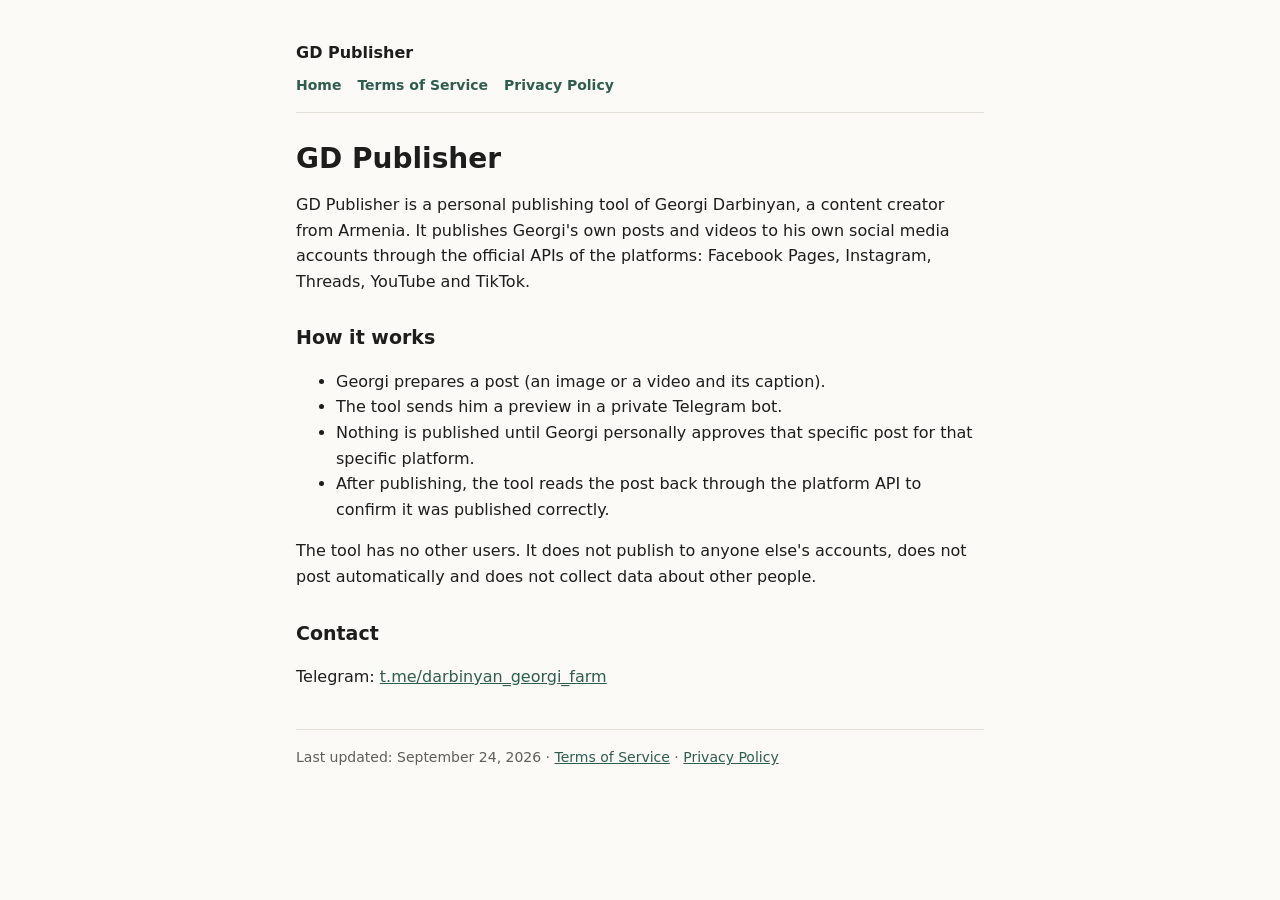
<file: index.html>
<!doctype html>
<html lang="en">
<head>
<meta charset="utf-8">
<meta name="viewport" content="width=device-width,initial-scale=1">
<title>GD Publisher</title>
<meta name="description" content="GD Publisher, a personal publishing tool of Georgi Darbinyan.">
<meta name="robots" content="noindex, nofollow">
<link rel="stylesheet" href="style.css">
</head>
<body>
<main>
<header>
  <a href="./">GD Publisher</a>
  <nav><a href="./">Home</a><a href="terms.html">Terms of Service</a><a href="privacy.html">Privacy Policy</a></nav>
</header>
<h1>GD Publisher</h1>
<p>GD Publisher is a personal publishing tool of Georgi Darbinyan, a content creator from Armenia. It publishes Georgi's own posts and videos to his own social media accounts through the official APIs of the platforms: Facebook Pages, Instagram, Threads, YouTube and TikTok.</p>
<h2>How it works</h2>
<ul>
  <li>Georgi prepares a post (an image or a video and its caption).</li>
  <li>The tool sends him a preview in a private Telegram bot.</li>
  <li>Nothing is published until Georgi personally approves that specific post for that specific platform.</li>
  <li>After publishing, the tool reads the post back through the platform API to confirm it was published correctly.</li>
</ul>
<p>The tool has no other users. It does not publish to anyone else's accounts, does not post automatically and does not collect data about other people.</p>
<h2>Contact</h2>
<p>Telegram: <a href="https://t.me/darbinyan_georgi_farm">t.me/darbinyan_georgi_farm</a></p>
<footer>Last updated: September 24, 2026 · <a href="terms.html">Terms of Service</a> · <a href="privacy.html">Privacy Policy</a></footer>
</main>
</body>
</html>
</file>
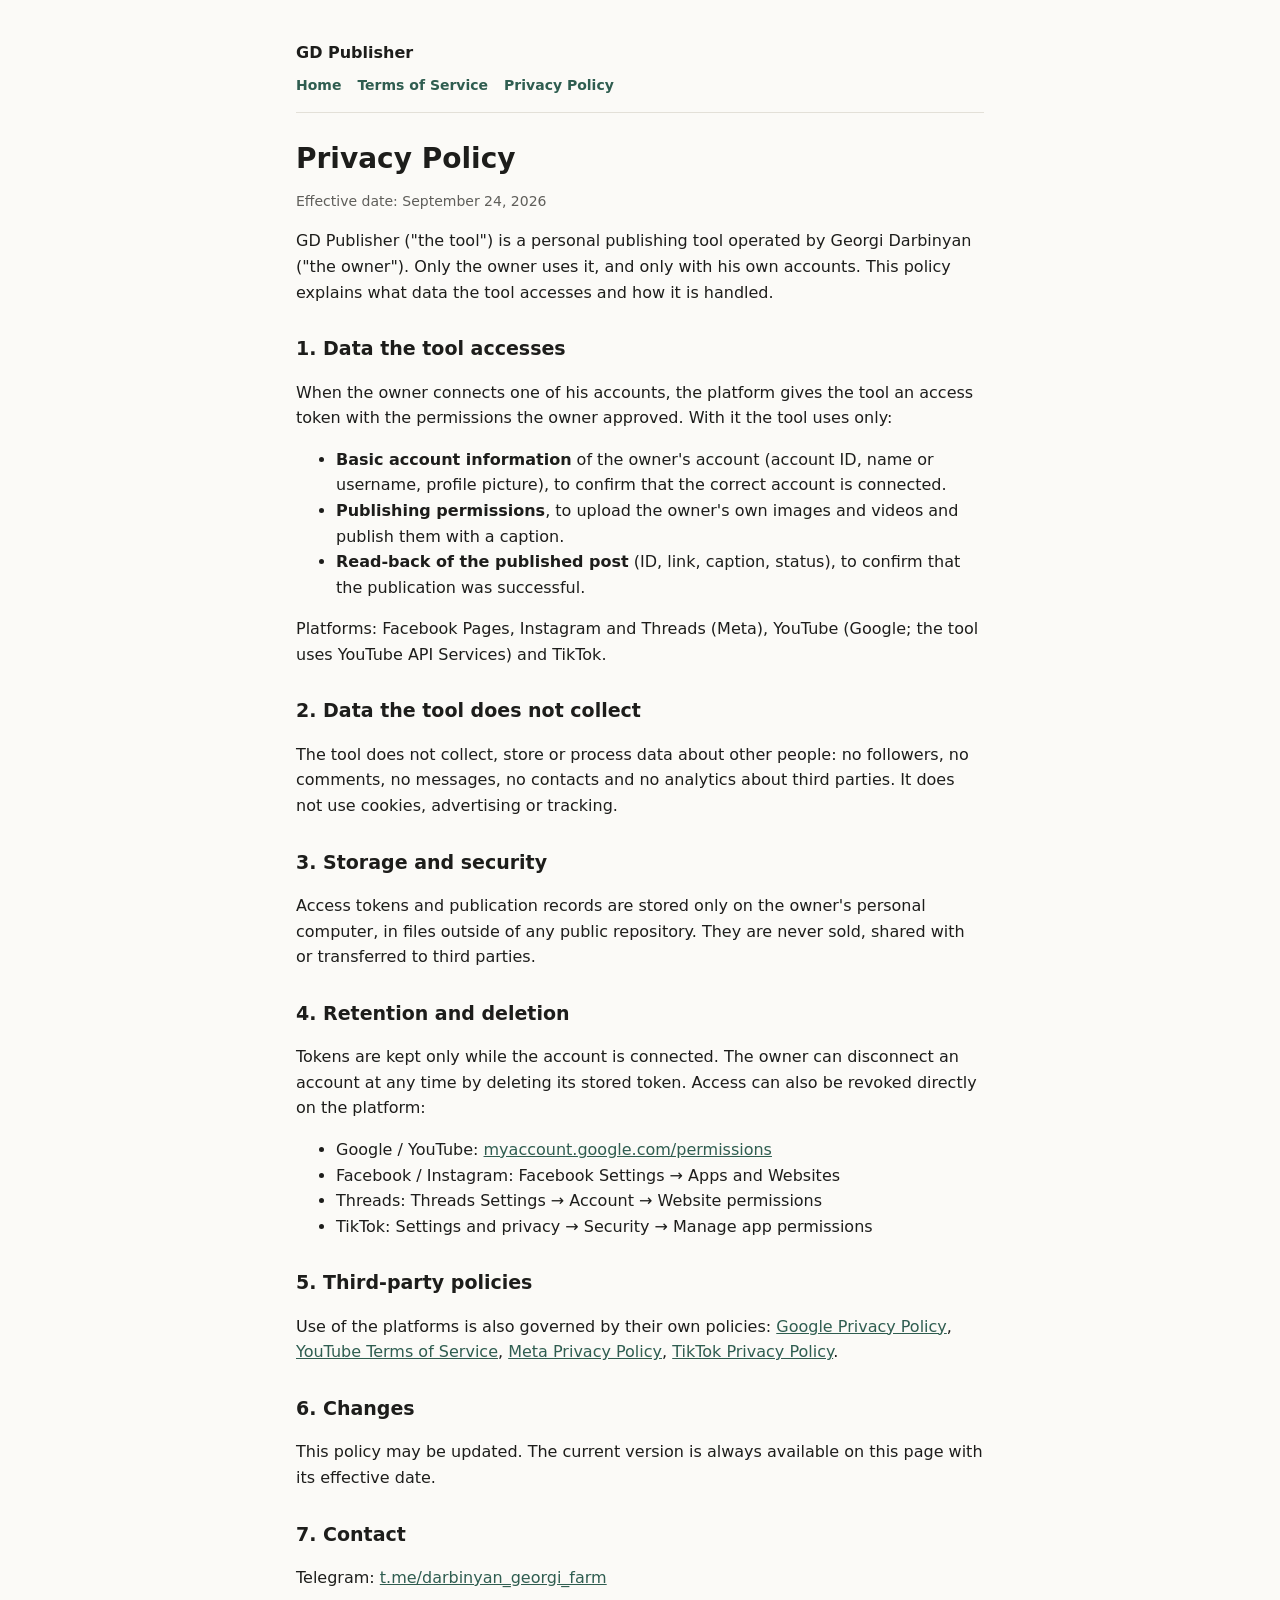
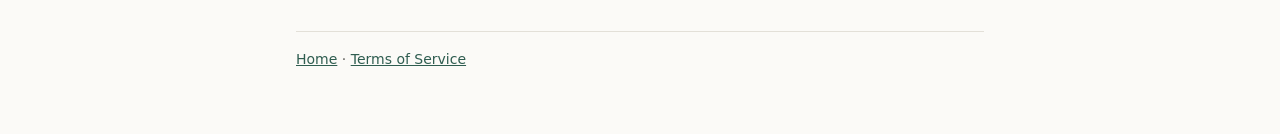
<file: privacy.html>
<!doctype html>
<html lang="en">
<head>
<meta charset="utf-8">
<meta name="viewport" content="width=device-width,initial-scale=1">
<title>GD Publisher Privacy</title>
<meta name="description" content="Privacy Policy of GD Publisher.">
<meta name="robots" content="noindex, nofollow">
<link rel="stylesheet" href="style.css">
</head>
<body>
<main>
<header>
  <a href="./">GD Publisher</a>
  <nav><a href="./">Home</a><a href="terms.html">Terms of Service</a><a href="privacy.html">Privacy Policy</a></nav>
</header>
<h1>Privacy Policy</h1>
<p class="muted">Effective date: September 24, 2026</p>

<p>GD Publisher ("the tool") is a personal publishing tool operated by Georgi Darbinyan ("the owner"). Only the owner uses it, and only with his own accounts. This policy explains what data the tool accesses and how it is handled.</p>

<h2>1. Data the tool accesses</h2>
<p>When the owner connects one of his accounts, the platform gives the tool an access token with the permissions the owner approved. With it the tool uses only:</p>
<ul>
  <li><strong>Basic account information</strong> of the owner's account (account ID, name or username, profile picture), to confirm that the correct account is connected.</li>
  <li><strong>Publishing permissions</strong>, to upload the owner's own images and videos and publish them with a caption.</li>
  <li><strong>Read-back of the published post</strong> (ID, link, caption, status), to confirm that the publication was successful.</li>
</ul>
<p>Platforms: Facebook Pages, Instagram and Threads (Meta), YouTube (Google; the tool uses YouTube API Services) and TikTok.</p>

<h2>2. Data the tool does not collect</h2>
<p>The tool does not collect, store or process data about other people: no followers, no comments, no messages, no contacts and no analytics about third parties. It does not use cookies, advertising or tracking.</p>

<h2>3. Storage and security</h2>
<p>Access tokens and publication records are stored only on the owner's personal computer, in files outside of any public repository. They are never sold, shared with or transferred to third parties.</p>

<h2>4. Retention and deletion</h2>
<p>Tokens are kept only while the account is connected. The owner can disconnect an account at any time by deleting its stored token. Access can also be revoked directly on the platform:</p>
<ul>
  <li>Google / YouTube: <a href="https://myaccount.google.com/permissions">myaccount.google.com/permissions</a></li>
  <li>Facebook / Instagram: Facebook Settings → Apps and Websites</li>
  <li>Threads: Threads Settings → Account → Website permissions</li>
  <li>TikTok: Settings and privacy → Security → Manage app permissions</li>
</ul>

<h2>5. Third-party policies</h2>
<p>Use of the platforms is also governed by their own policies: <a href="https://policies.google.com/privacy">Google Privacy Policy</a>, <a href="https://www.youtube.com/t/terms">YouTube Terms of Service</a>, <a href="https://www.facebook.com/privacy/policy/">Meta Privacy Policy</a>, <a href="https://www.tiktok.com/legal/page/row/privacy-policy/en">TikTok Privacy Policy</a>.</p>

<h2>6. Changes</h2>
<p>This policy may be updated. The current version is always available on this page with its effective date.</p>

<h2>7. Contact</h2>
<p>Telegram: <a href="https://t.me/darbinyan_georgi_farm">t.me/darbinyan_georgi_farm</a></p>
<footer><a href="./">Home</a> · <a href="terms.html">Terms of Service</a></footer>
</main>
</body>
</html>
</file>
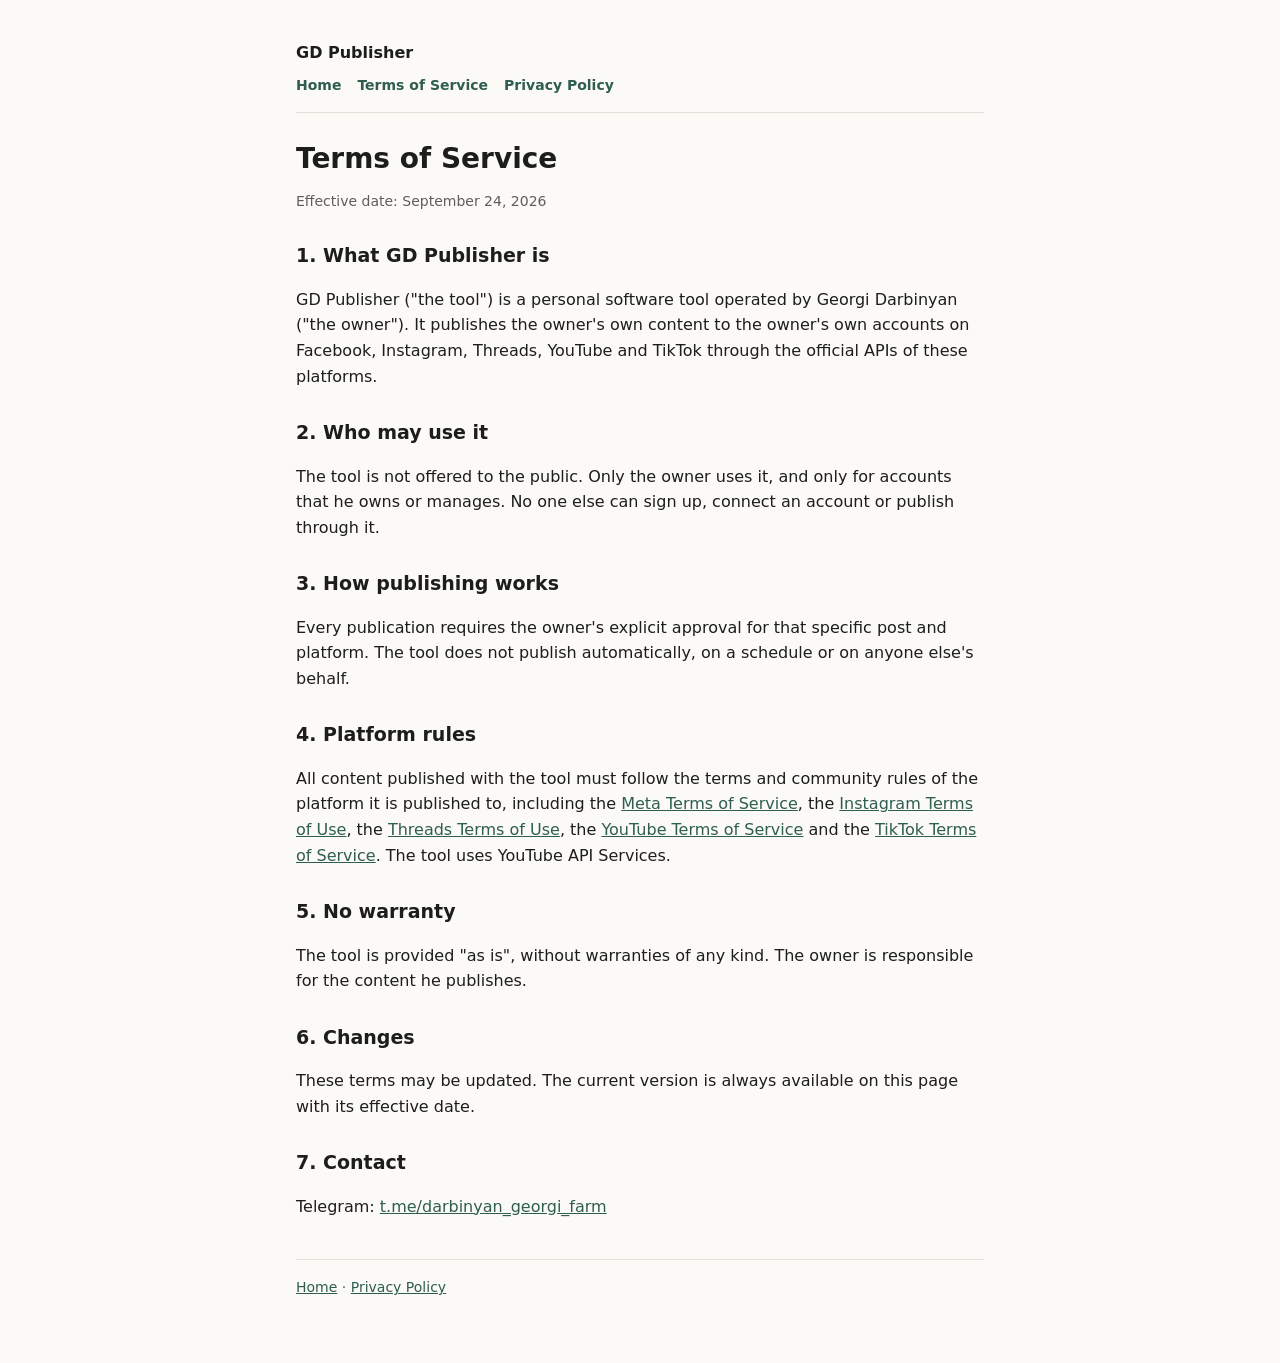
<file: terms.html>
<!doctype html>
<html lang="en">
<head>
<meta charset="utf-8">
<meta name="viewport" content="width=device-width,initial-scale=1">
<title>GD Publisher Terms</title>
<meta name="description" content="Terms of Service of GD Publisher.">
<meta name="robots" content="noindex, nofollow">
<link rel="stylesheet" href="style.css">
</head>
<body>
<main>
<header>
  <a href="./">GD Publisher</a>
  <nav><a href="./">Home</a><a href="terms.html">Terms of Service</a><a href="privacy.html">Privacy Policy</a></nav>
</header>
<h1>Terms of Service</h1>
<p class="muted">Effective date: September 24, 2026</p>

<h2>1. What GD Publisher is</h2>
<p>GD Publisher ("the tool") is a personal software tool operated by Georgi Darbinyan ("the owner"). It publishes the owner's own content to the owner's own accounts on Facebook, Instagram, Threads, YouTube and TikTok through the official APIs of these platforms.</p>

<h2>2. Who may use it</h2>
<p>The tool is not offered to the public. Only the owner uses it, and only for accounts that he owns or manages. No one else can sign up, connect an account or publish through it.</p>

<h2>3. How publishing works</h2>
<p>Every publication requires the owner's explicit approval for that specific post and platform. The tool does not publish automatically, on a schedule or on anyone else's behalf.</p>

<h2>4. Platform rules</h2>
<p>All content published with the tool must follow the terms and community rules of the platform it is published to, including the <a href="https://www.facebook.com/terms.php">Meta Terms of Service</a>, the <a href="https://help.instagram.com/581066165581870">Instagram Terms of Use</a>, the <a href="https://help.instagram.com/769983657850450">Threads Terms of Use</a>, the <a href="https://www.youtube.com/t/terms">YouTube Terms of Service</a> and the <a href="https://www.tiktok.com/legal/page/row/terms-of-service/en">TikTok Terms of Service</a>. The tool uses YouTube API Services.</p>

<h2>5. No warranty</h2>
<p>The tool is provided "as is", without warranties of any kind. The owner is responsible for the content he publishes.</p>

<h2>6. Changes</h2>
<p>These terms may be updated. The current version is always available on this page with its effective date.</p>

<h2>7. Contact</h2>
<p>Telegram: <a href="https://t.me/darbinyan_georgi_farm">t.me/darbinyan_georgi_farm</a></p>
<footer><a href="./">Home</a> · <a href="privacy.html">Privacy Policy</a></footer>
</main>
</body>
</html>
</file>
<file: style.css>
:root{--bg:#fbfaf7;--fg:#1d1d1b;--muted:#5f5e5a;--line:#e3e0d8;--accent:#2f5d50}
@media (prefers-color-scheme:dark){:root{--bg:#161614;--fg:#ecebe6;--muted:#a8a69e;--line:#2f2e2a;--accent:#8cc4b2}}
*{box-sizing:border-box}
body{margin:0;background:var(--bg);color:var(--fg);font:16px/1.6 system-ui,-apple-system,"Segoe UI",Roboto,sans-serif}
main{max-width:720px;margin:0 auto;padding:40px 16px 64px}
header{border-bottom:1px solid var(--line);margin-bottom:28px;padding-bottom:16px}
header a{color:var(--fg);text-decoration:none;font-weight:600}
nav{display:flex;gap:16px;flex-wrap:wrap;margin-top:8px;font-size:14px}
nav a{color:var(--accent)}
h1{font-size:28px;line-height:1.25;margin:0 0 8px}
h2{font-size:19px;margin:28px 0 8px}
.muted{color:var(--muted);font-size:14px}
a{color:var(--accent)}
footer{border-top:1px solid var(--line);margin-top:40px;padding-top:16px;font-size:14px;color:var(--muted)}
</file>
